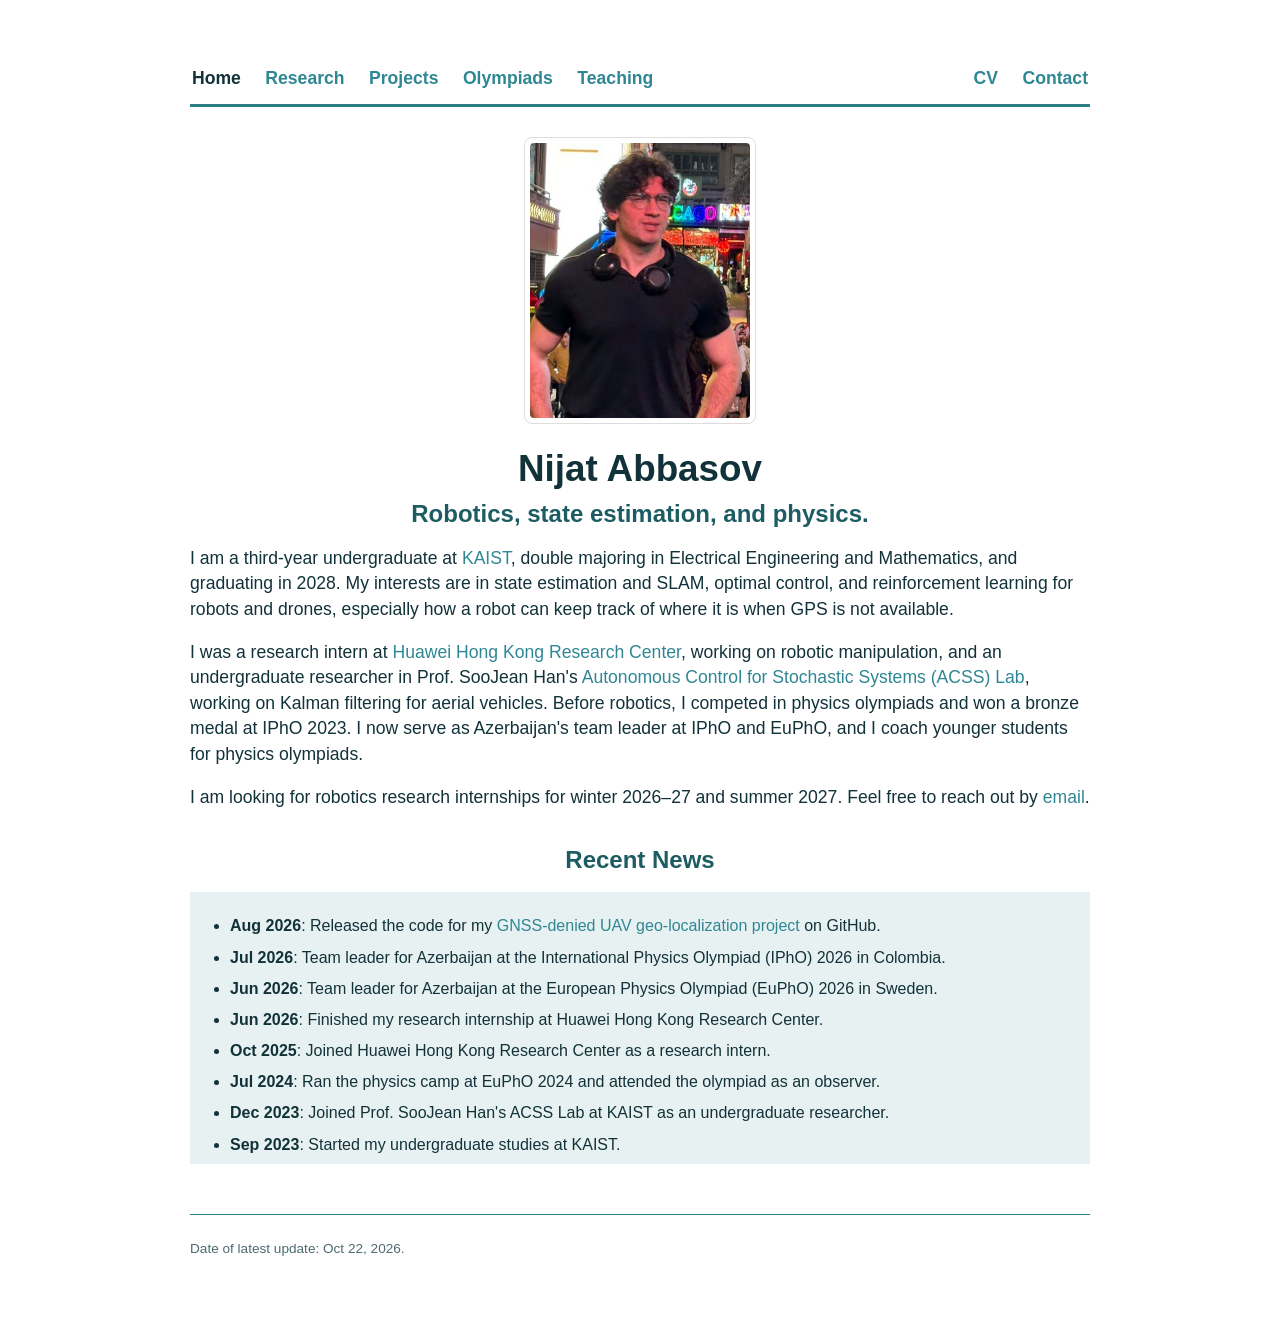
<file: index.html>
<!DOCTYPE html>
<html lang="en">
<head>
  <meta charset="utf-8">
  <meta name="viewport" content="width=device-width, initial-scale=1">
  <title>Nijat Abbasov</title>
  <meta name="description" content="Nijat Abbasov, KAIST undergraduate in Electrical Engineering and Mathematics, working on state estimation for robots and drones.">
  <meta property="og:title" content="Nijat Abbasov">
  <meta property="og:description" content="Nijat Abbasov, KAIST undergraduate in Electrical Engineering and Mathematics, working on state estimation for robots and drones.">
  <link rel="stylesheet" href="style.css">
</head>
<body>
  <nav>
    <ul>
        <li><a href="index.html" class="active" aria-current="page">Home</a></li>
        <li><a href="research.html">Research</a></li>
        <li><a href="projects.html">Projects</a></li>
        <li><a href="olympiads.html">Olympiads</a></li>
        <li><a href="teaching.html">Teaching</a></li>
    </ul>
    <ul>
        <li><a href="cv.html">CV</a></li>
        <li><a href="contact.html">Contact</a></li>
    </ul>
  </nav>

  <div class="photo">
    <img src="photo.jpg" alt="Nijat Abbasov" onerror="this.parentNode.classList.add('empty'); this.remove();">
    <div class="placeholder">NA</div>
  </div>

  <h1>Nijat Abbasov</h1>
  <h2>Robotics, state estimation, and physics.</h2>

  <p>I am a third-year undergraduate at <a href="https://www.kaist.ac.kr/en/">KAIST</a>, double majoring in Electrical Engineering and Mathematics, and graduating in 2028.
  My interests are in state estimation and SLAM, optimal control, and reinforcement learning for robots and drones, especially how a robot can keep track of where it is when GPS is not available.</p>

  <p>I was a research intern at <a href="https://www.huawei.com/en/corporate-information/research-development">Huawei Hong Kong Research Center</a>, working on robotic manipulation, and an undergraduate researcher in Prof. SooJean Han's <a href="http://acss.kaist.ac.kr/">Autonomous Control for Stochastic Systems (ACSS) Lab</a>, working on Kalman filtering for aerial vehicles.
  Before robotics, I competed in physics olympiads and won a bronze medal at IPhO 2023. I now serve as Azerbaijan's team leader at IPhO and EuPhO, and I coach younger students for physics olympiads.</p>

  <p>I am looking for robotics research internships for winter 2026&ndash;27 and summer 2027. Feel free to reach out by <a href="mailto:na.abbasov06@gmail.com">email</a>.</p>

  <h2>Recent News</h2>
  <div class="news">
    <ul>
      <li><b>Aug 2026</b>: Released the code for my <a href="https://github.com/NijatAbbasov06/uav-geolocalization">GNSS-denied UAV geo-localization project</a> on GitHub.</li>
      <li><b>Jul 2026</b>: Team leader for Azerbaijan at the International Physics Olympiad (IPhO) 2026 in Colombia.</li>
      <li><b>Jun 2026</b>: Team leader for Azerbaijan at the European Physics Olympiad (EuPhO) 2026 in Sweden.</li>
      <li><b>Jun 2026</b>: Finished my research internship at Huawei Hong Kong Research Center.</li>
      <li><b>Oct 2025</b>: Joined Huawei Hong Kong Research Center as a research intern.</li>
      <li><b>Jul 2024</b>: Ran the physics camp at EuPhO 2024 and attended the olympiad as an observer.</li>
      <li><b>Dec 2023</b>: Joined Prof. SooJean Han's ACSS Lab at KAIST as an undergraduate researcher.</li>
      <li><b>Sep 2023</b>: Started my undergraduate studies at KAIST.</li>
      <li><b>Jul 2023</b>: Won a bronze medal at the International Physics Olympiad (IPhO) 2023 in Tokyo.</li>
    </ul>
  </div>

  <footer>
    <p>Date of latest update: Oct 22, 2026.</p>
  </footer>
</body>
</html>
</file>
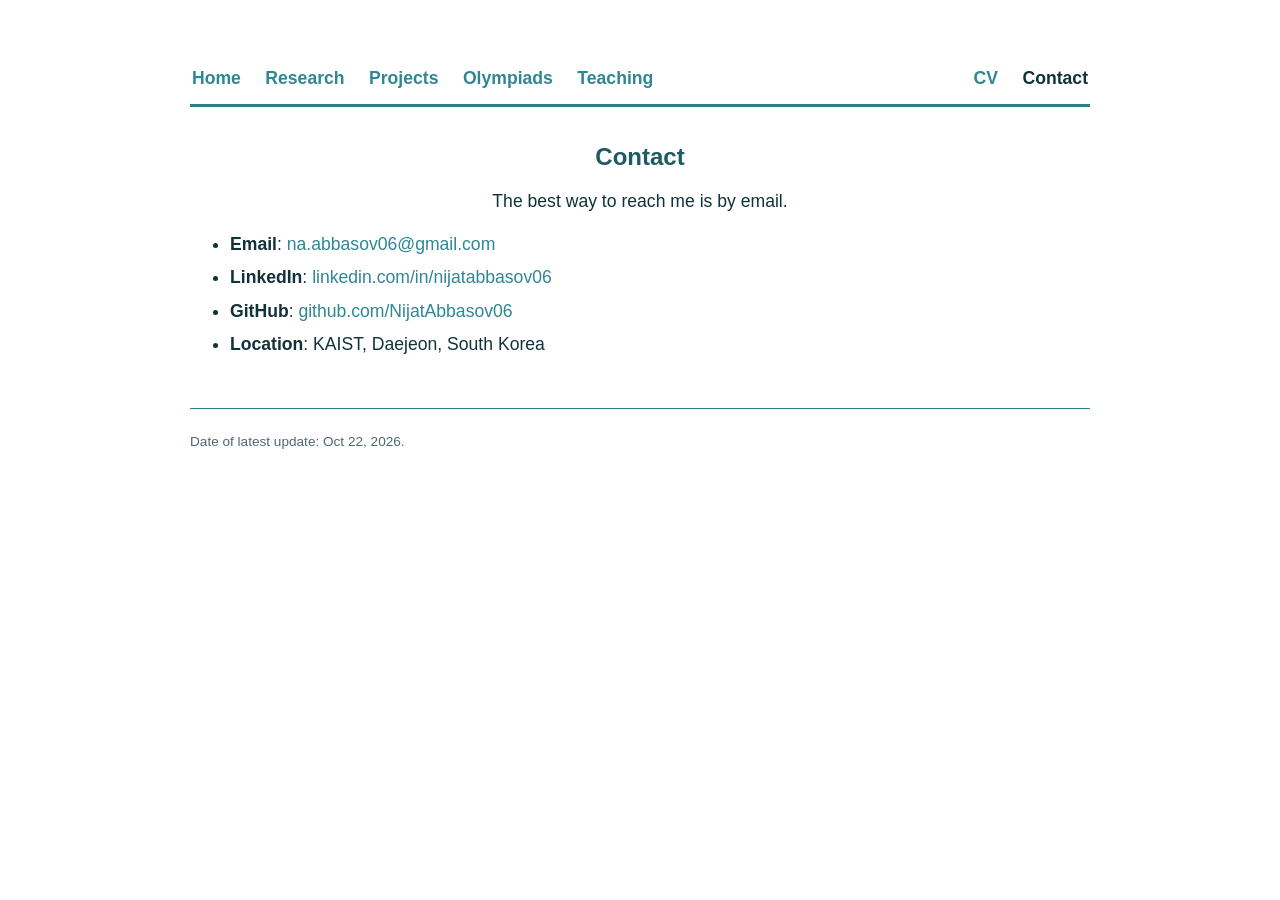
<file: contact.html>
<!DOCTYPE html>
<html lang="en">
<head>
  <meta charset="utf-8">
  <meta name="viewport" content="width=device-width, initial-scale=1">
  <title>Contact | Nijat Abbasov</title>
  <meta name="description" content="Nijat Abbasov, KAIST undergraduate in Electrical Engineering and Mathematics, working on state estimation for robots and drones.">
  <meta property="og:title" content="Contact | Nijat Abbasov">
  <meta property="og:description" content="Nijat Abbasov, KAIST undergraduate in Electrical Engineering and Mathematics, working on state estimation for robots and drones.">
  <link rel="stylesheet" href="style.css">
</head>
<body>
  <nav>
    <ul>
        <li><a href="index.html">Home</a></li>
        <li><a href="research.html">Research</a></li>
        <li><a href="projects.html">Projects</a></li>
        <li><a href="olympiads.html">Olympiads</a></li>
        <li><a href="teaching.html">Teaching</a></li>
    </ul>
    <ul>
        <li><a href="cv.html">CV</a></li>
        <li><a href="contact.html" class="active" aria-current="page">Contact</a></li>
    </ul>
  </nav>

  <h2>Contact</h2>
  <p class="center">The best way to reach me is by email.</p>
  <ul>
    <li><b>Email</b>: <a href="mailto:na.abbasov06@gmail.com">na.abbasov06@gmail.com</a></li>
    <li><b>LinkedIn</b>: <a href="https://www.linkedin.com/in/nijatabbasov06/">linkedin.com/in/nijatabbasov06</a></li>
    <li><b>GitHub</b>: <a href="https://github.com/NijatAbbasov06">github.com/NijatAbbasov06</a></li>
    <li><b>Location</b>: KAIST, Daejeon, South Korea</li>
  </ul>

  <footer>
    <p>Date of latest update: Oct 22, 2026.</p>
  </footer>
</body>
</html>
</file>
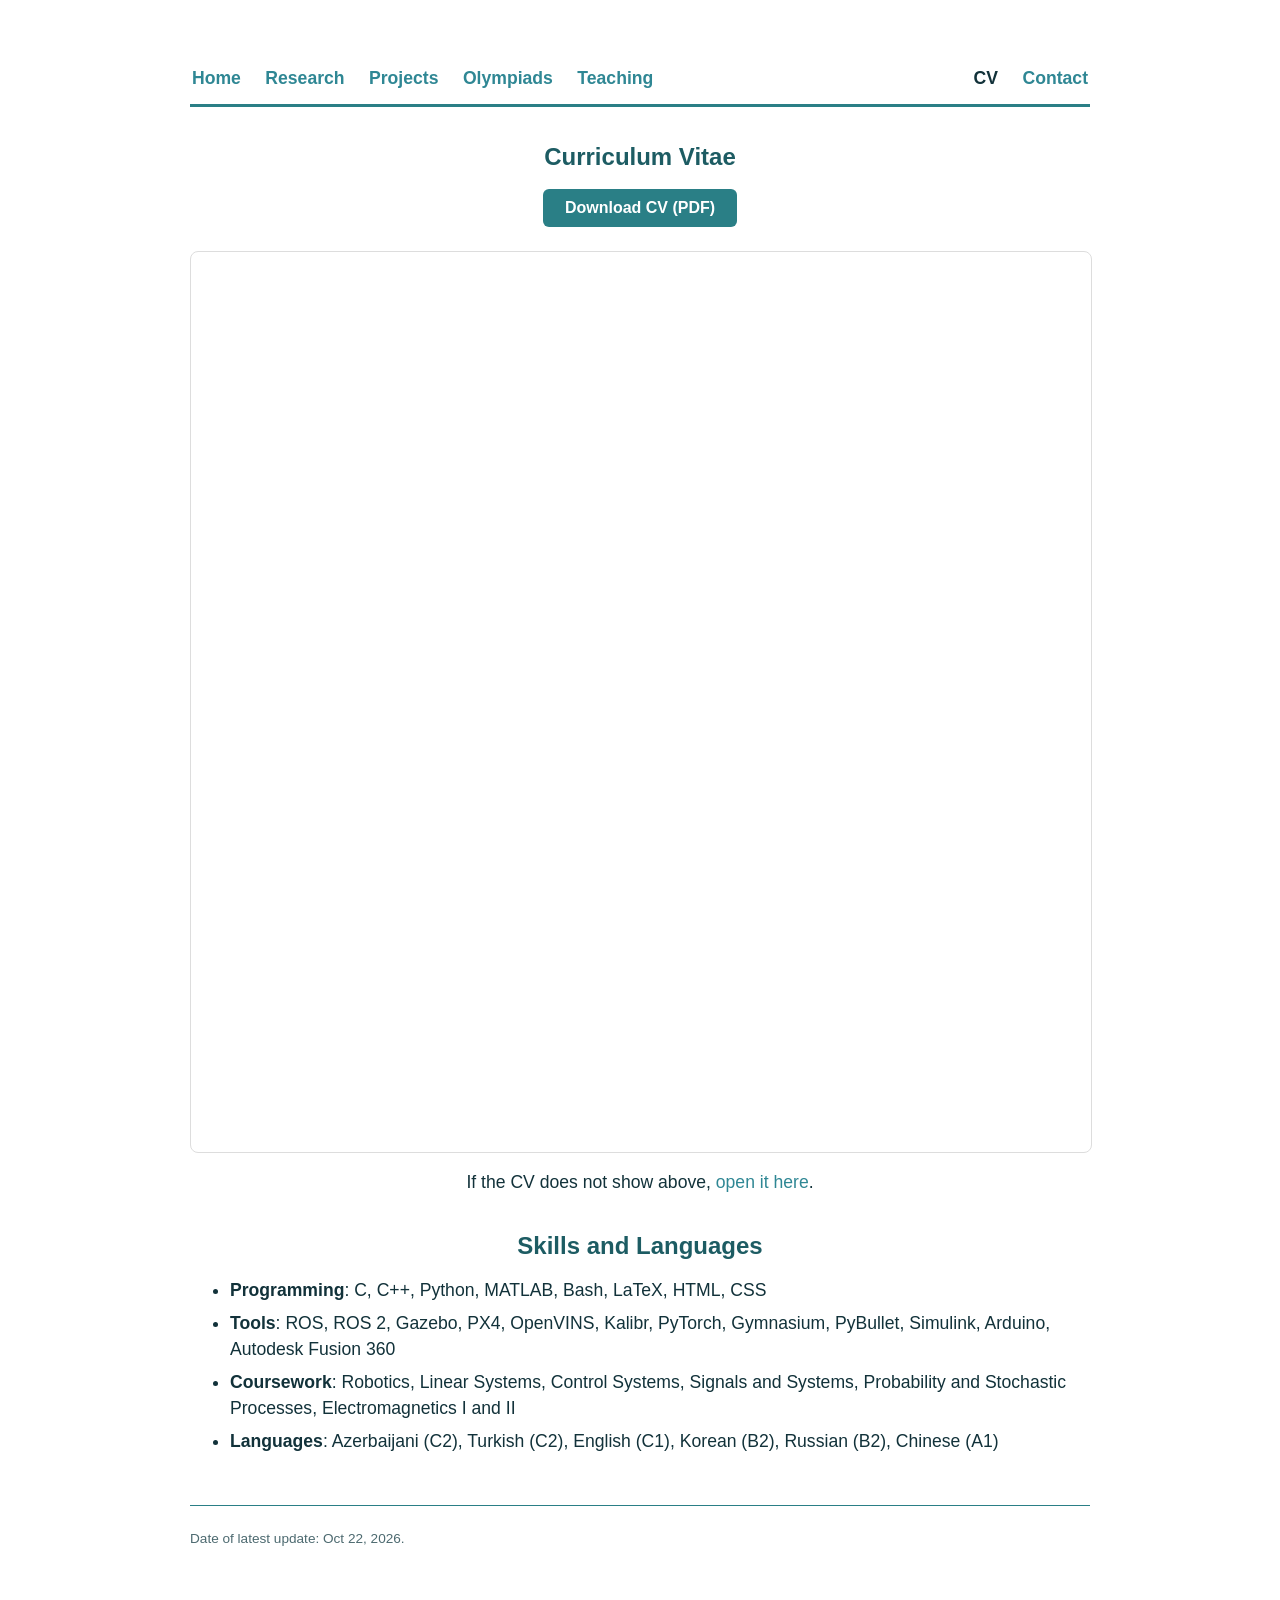
<file: cv.html>
<!DOCTYPE html>
<html lang="en">
<head>
  <meta charset="utf-8">
  <meta name="viewport" content="width=device-width, initial-scale=1">
  <title>CV | Nijat Abbasov</title>
  <meta name="description" content="Nijat Abbasov, KAIST undergraduate in Electrical Engineering and Mathematics, working on state estimation for robots and drones.">
  <meta property="og:title" content="CV | Nijat Abbasov">
  <meta property="og:description" content="Nijat Abbasov, KAIST undergraduate in Electrical Engineering and Mathematics, working on state estimation for robots and drones.">
  <link rel="stylesheet" href="style.css">
</head>
<body>
  <nav>
    <ul>
        <li><a href="index.html">Home</a></li>
        <li><a href="research.html">Research</a></li>
        <li><a href="projects.html">Projects</a></li>
        <li><a href="olympiads.html">Olympiads</a></li>
        <li><a href="teaching.html">Teaching</a></li>
    </ul>
    <ul>
        <li><a href="cv.html" class="active" aria-current="page">CV</a></li>
        <li><a href="contact.html">Contact</a></li>
    </ul>
  </nav>

  <h2>Curriculum Vitae</h2>
  <div class="cv-box">
    <a class="button" href="Nijat_Abbasov_CV.pdf" download>Download CV (PDF)</a>
  </div>
  <iframe src="Nijat_Abbasov_CV.pdf" title="Nijat Abbasov CV"></iframe>
  <p class="center">If the CV does not show above, <a href="Nijat_Abbasov_CV.pdf">open it here</a>.</p>

  <h2>Skills and Languages</h2>
  <ul>
    <li><b>Programming</b>: C, C++, Python, MATLAB, Bash, LaTeX, HTML, CSS</li>
    <li><b>Tools</b>: ROS, ROS 2, Gazebo, PX4, OpenVINS, Kalibr, PyTorch, Gymnasium, PyBullet, Simulink, Arduino, Autodesk Fusion 360</li>
    <li><b>Coursework</b>: Robotics, Linear Systems, Control Systems, Signals and Systems, Probability and Stochastic Processes, Electromagnetics I and II</li>
    <li><b>Languages</b>: Azerbaijani (C2), Turkish (C2), English (C1), Korean (B2), Russian (B2), Chinese (A1)</li>
  </ul>

  <footer>
    <p>Date of latest update: Oct 22, 2026.</p>
  </footer>
</body>
</html>
</file>
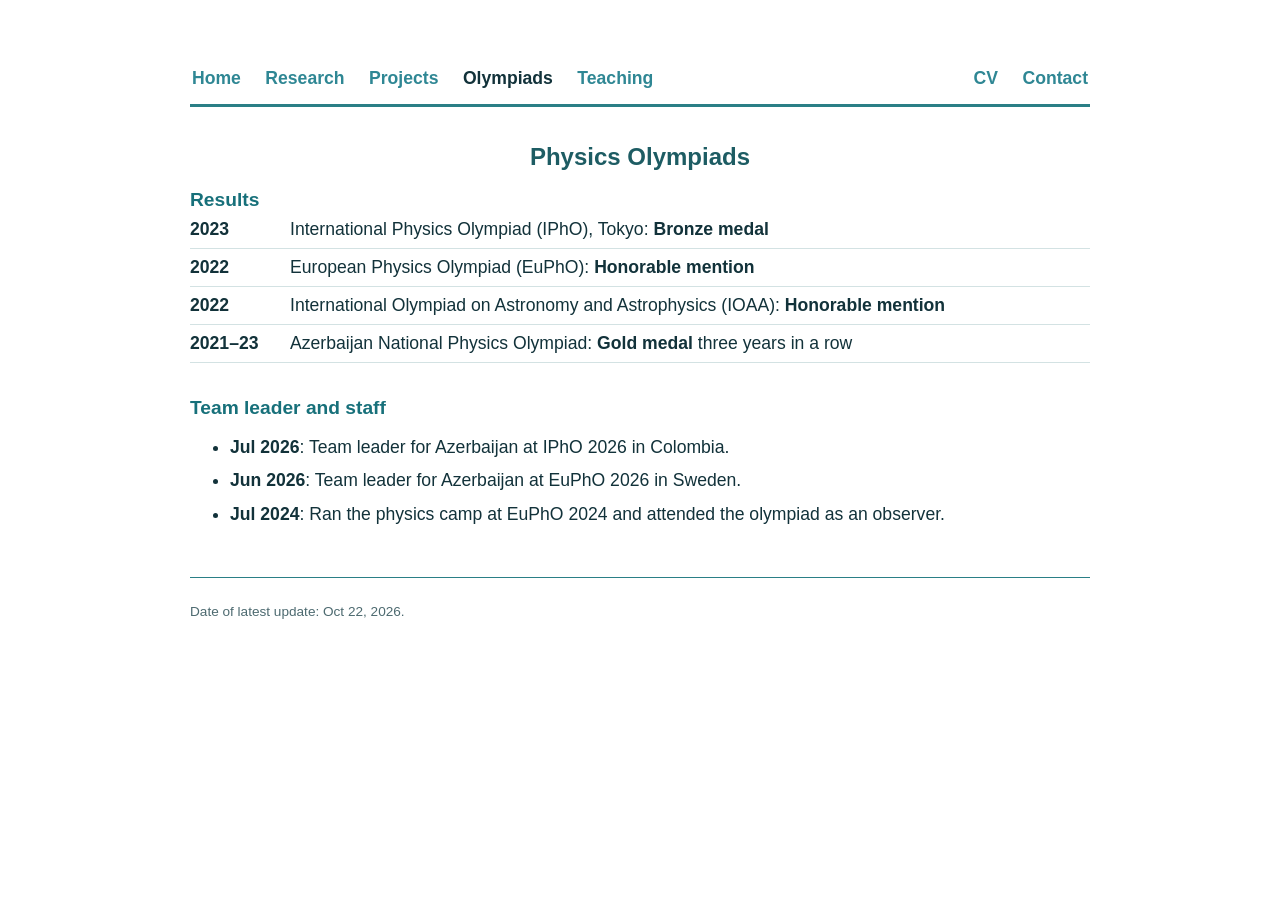
<file: olympiads.html>
<!DOCTYPE html>
<html lang="en">
<head>
  <meta charset="utf-8">
  <meta name="viewport" content="width=device-width, initial-scale=1">
  <title>Olympiads | Nijat Abbasov</title>
  <meta name="description" content="Nijat Abbasov, KAIST undergraduate in Electrical Engineering and Mathematics, working on state estimation for robots and drones.">
  <meta property="og:title" content="Olympiads | Nijat Abbasov">
  <meta property="og:description" content="Nijat Abbasov, KAIST undergraduate in Electrical Engineering and Mathematics, working on state estimation for robots and drones.">
  <link rel="stylesheet" href="style.css">
</head>
<body>
  <nav>
    <ul>
        <li><a href="index.html">Home</a></li>
        <li><a href="research.html">Research</a></li>
        <li><a href="projects.html">Projects</a></li>
        <li><a href="olympiads.html" class="active" aria-current="page">Olympiads</a></li>
        <li><a href="teaching.html">Teaching</a></li>
    </ul>
    <ul>
        <li><a href="cv.html">CV</a></li>
        <li><a href="contact.html">Contact</a></li>
    </ul>
  </nav>

  <h2>Physics Olympiads</h2>

  <h3>Results</h3>
  <table class="results">
    <tr><td>2023</td><td>International Physics Olympiad (IPhO), Tokyo: <b>Bronze medal</b></td></tr>
    <tr><td>2022</td><td>European Physics Olympiad (EuPhO): <b>Honorable mention</b></td></tr>
    <tr><td>2022</td><td>International Olympiad on Astronomy and Astrophysics (IOAA): <b>Honorable mention</b></td></tr>
    <tr><td>2021&ndash;23</td><td>Azerbaijan National Physics Olympiad: <b>Gold medal</b> three years in a row</td></tr>
  </table>

  <h3 style="margin-top:34px">Team leader and staff</h3>
  <ul>
    <li><b>Jul 2026</b>: Team leader for Azerbaijan at IPhO 2026 in Colombia.</li>
    <li><b>Jun 2026</b>: Team leader for Azerbaijan at EuPhO 2026 in Sweden.</li>
    <li><b>Jul 2024</b>: Ran the physics camp at EuPhO 2024 and attended the olympiad as an observer.</li>
  </ul>

  <footer>
    <p>Date of latest update: Oct 22, 2026.</p>
  </footer>
</body>
</html>
</file>
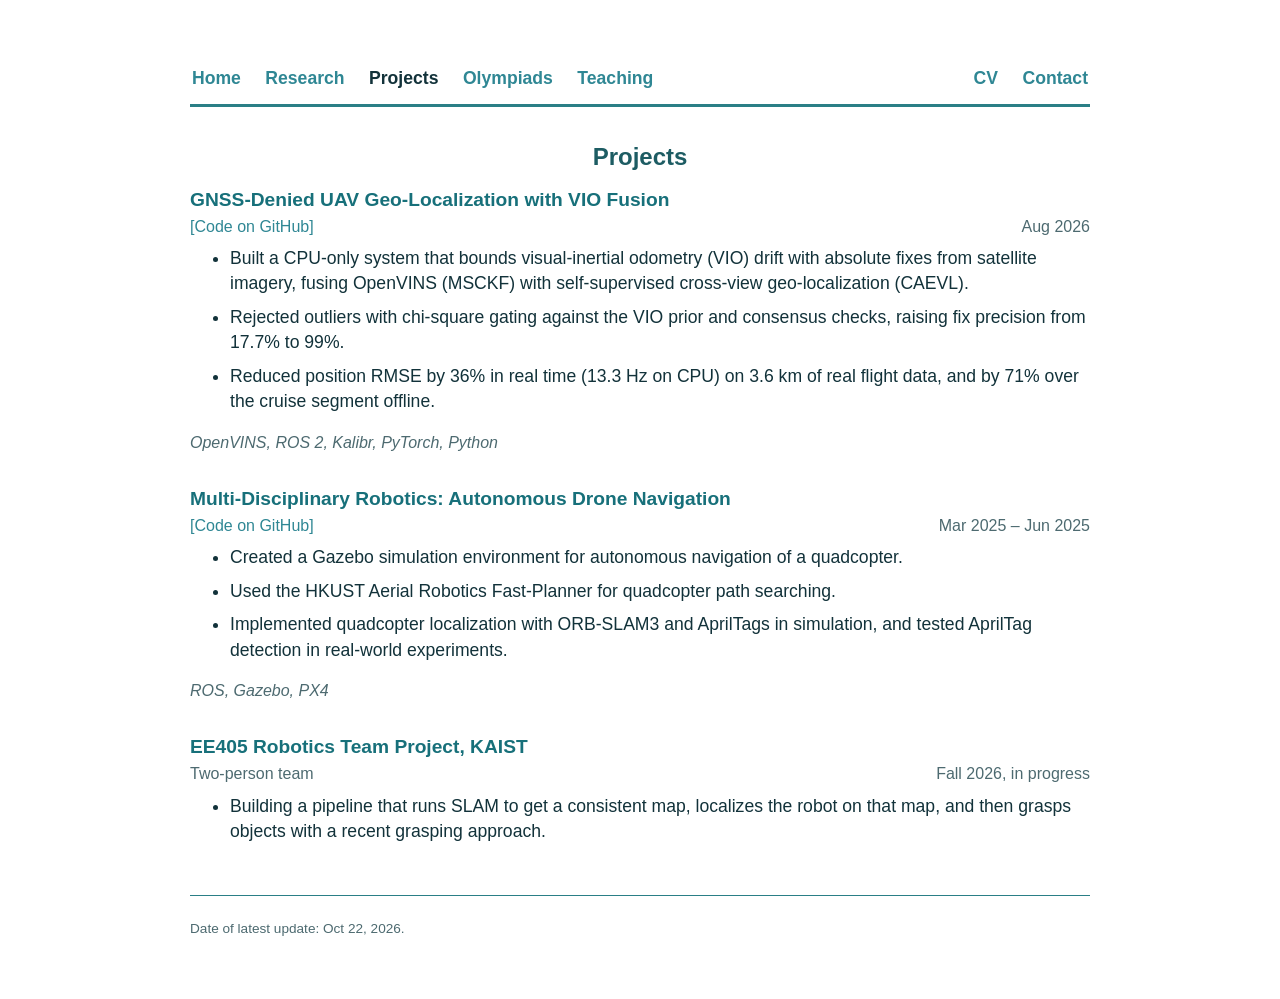
<file: projects.html>
<!DOCTYPE html>
<html lang="en">
<head>
  <meta charset="utf-8">
  <meta name="viewport" content="width=device-width, initial-scale=1">
  <title>Projects | Nijat Abbasov</title>
  <meta name="description" content="Nijat Abbasov, KAIST undergraduate in Electrical Engineering and Mathematics, working on state estimation for robots and drones.">
  <meta property="og:title" content="Projects | Nijat Abbasov">
  <meta property="og:description" content="Nijat Abbasov, KAIST undergraduate in Electrical Engineering and Mathematics, working on state estimation for robots and drones.">
  <link rel="stylesheet" href="style.css">
</head>
<body>
  <nav>
    <ul>
        <li><a href="index.html">Home</a></li>
        <li><a href="research.html">Research</a></li>
        <li><a href="projects.html" class="active" aria-current="page">Projects</a></li>
        <li><a href="olympiads.html">Olympiads</a></li>
        <li><a href="teaching.html">Teaching</a></li>
    </ul>
    <ul>
        <li><a href="cv.html">CV</a></li>
        <li><a href="contact.html">Contact</a></li>
    </ul>
  </nav>

  <h2>Projects</h2>

  <div class="entry">
    <h3>GNSS-Denied UAV Geo-Localization with VIO Fusion</h3>
    <p class="meta"><a href="https://github.com/NijatAbbasov06/uav-geolocalization">[Code on GitHub]</a> <span>Aug 2026</span></p>
    <ul>
      <li>Built a CPU-only system that bounds visual-inertial odometry (VIO) drift with absolute fixes from satellite imagery, fusing OpenVINS (MSCKF) with self-supervised cross-view geo-localization (CAEVL).</li>
      <li>Rejected outliers with chi-square gating against the VIO prior and consensus checks, raising fix precision from 17.7% to 99%.</li>
      <li>Reduced position RMSE by 36% in real time (13.3 Hz on CPU) on 3.6 km of real flight data, and by 71% over the cruise segment offline.</li>
    </ul>
    <p class="tools">OpenVINS, ROS 2, Kalibr, PyTorch, Python</p>
  </div>

  <div class="entry">
    <h3>Multi-Disciplinary Robotics: Autonomous Drone Navigation</h3>
    <p class="meta"><a href="https://github.com/NijatAbbasov06/EE478">[Code on GitHub]</a> <span>Mar 2025 &ndash; Jun 2025</span></p>
    <ul>
      <li>Created a Gazebo simulation environment for autonomous navigation of a quadcopter.</li>
      <li>Used the HKUST Aerial Robotics Fast-Planner for quadcopter path searching.</li>
      <li>Implemented quadcopter localization with ORB-SLAM3 and AprilTags in simulation, and tested AprilTag detection in real-world experiments.</li>
    </ul>
    <p class="tools">ROS, Gazebo, PX4</p>
  </div>

  <div class="entry">
    <h3>EE405 Robotics Team Project, KAIST</h3>
    <p class="meta">Two-person team <span>Fall 2026, in progress</span></p>
    <ul>
      <li>Building a pipeline that runs SLAM to get a consistent map, localizes the robot on that map, and then grasps objects with a recent grasping approach.</li>
    </ul>
  </div>

  <footer>
    <p>Date of latest update: Oct 22, 2026.</p>
  </footer>
</body>
</html>
</file>
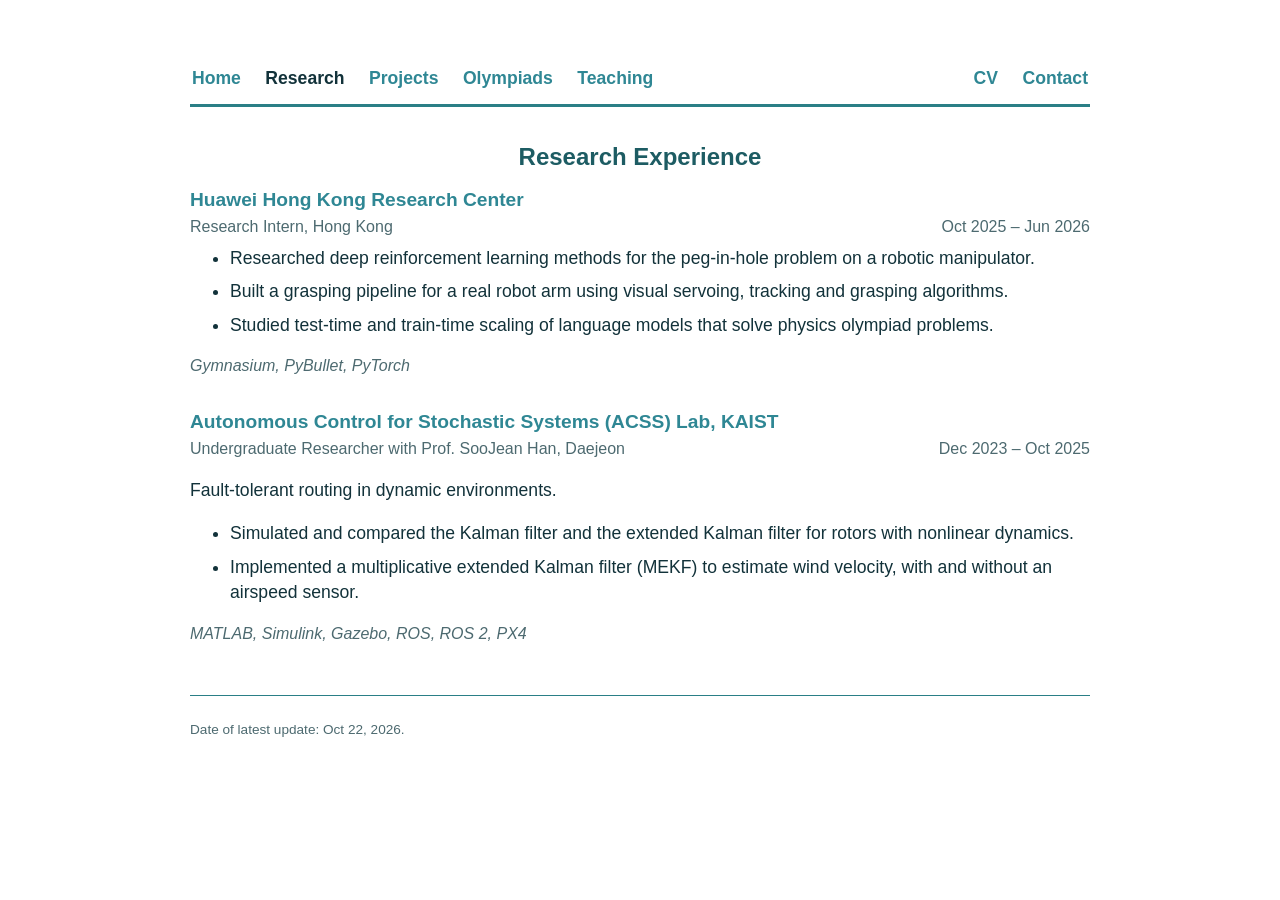
<file: research.html>
<!DOCTYPE html>
<html lang="en">
<head>
  <meta charset="utf-8">
  <meta name="viewport" content="width=device-width, initial-scale=1">
  <title>Research | Nijat Abbasov</title>
  <meta name="description" content="Nijat Abbasov, KAIST undergraduate in Electrical Engineering and Mathematics, working on state estimation for robots and drones.">
  <meta property="og:title" content="Research | Nijat Abbasov">
  <meta property="og:description" content="Nijat Abbasov, KAIST undergraduate in Electrical Engineering and Mathematics, working on state estimation for robots and drones.">
  <link rel="stylesheet" href="style.css">
</head>
<body>
  <nav>
    <ul>
        <li><a href="index.html">Home</a></li>
        <li><a href="research.html" class="active" aria-current="page">Research</a></li>
        <li><a href="projects.html">Projects</a></li>
        <li><a href="olympiads.html">Olympiads</a></li>
        <li><a href="teaching.html">Teaching</a></li>
    </ul>
    <ul>
        <li><a href="cv.html">CV</a></li>
        <li><a href="contact.html">Contact</a></li>
    </ul>
  </nav>

  <h2>Research Experience</h2>

  <div class="entry">
    <h3><a href="https://www.huawei.com/en/corporate-information/research-development">Huawei Hong Kong Research Center</a></h3>
    <p class="meta">Research Intern, Hong Kong <span>Oct 2025 &ndash; Jun 2026</span></p>
    <ul>
      <li>Researched deep reinforcement learning methods for the peg-in-hole problem on a robotic manipulator.</li>
      <li>Built a grasping pipeline for a real robot arm using visual servoing, tracking and grasping algorithms.</li>
      <li>Studied test-time and train-time scaling of language models that solve physics olympiad problems.</li>
    </ul>
    <p class="tools">Gymnasium, PyBullet, PyTorch</p>
  </div>

  <div class="entry">
    <h3><a href="http://acss.kaist.ac.kr/">Autonomous Control for Stochastic Systems (ACSS) Lab, KAIST</a></h3>
    <p class="meta">Undergraduate Researcher with Prof. SooJean Han, Daejeon <span>Dec 2023 &ndash; Oct 2025</span></p>
    <p>Fault-tolerant routing in dynamic environments.</p>
    <ul>
      <li>Simulated and compared the Kalman filter and the extended Kalman filter for rotors with nonlinear dynamics.</li>
      <li>Implemented a multiplicative extended Kalman filter (MEKF) to estimate wind velocity, with and without an airspeed sensor.</li>
    </ul>
    <p class="tools">MATLAB, Simulink, Gazebo, ROS, ROS 2, PX4</p>
  </div>

  <footer>
    <p>Date of latest update: Oct 22, 2026.</p>
  </footer>
</body>
</html>
</file>
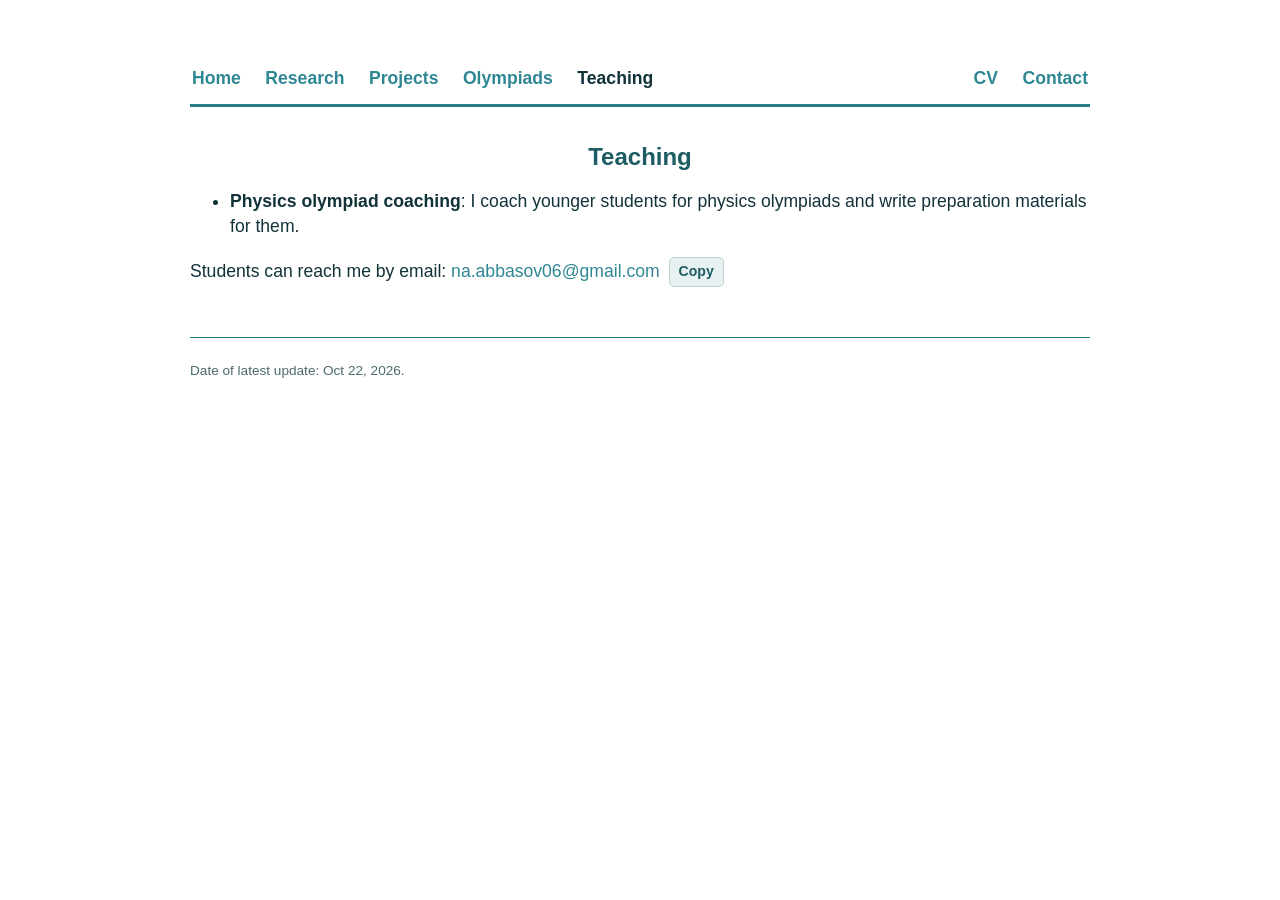
<file: teaching.html>
<!DOCTYPE html>
<html lang="en">
<head>
  <meta charset="utf-8">
  <meta name="viewport" content="width=device-width, initial-scale=1">
  <title>Teaching | Nijat Abbasov</title>
  <meta name="description" content="Nijat Abbasov, KAIST undergraduate in Electrical Engineering and Mathematics, working on state estimation for robots and drones.">
  <meta property="og:title" content="Teaching | Nijat Abbasov">
  <meta property="og:description" content="Nijat Abbasov, KAIST undergraduate in Electrical Engineering and Mathematics, working on state estimation for robots and drones.">
  <link rel="stylesheet" href="style.css">
  <style>
button.copy {
  font: inherit;
  font-size: .8em;
  font-weight: bold;
  color: #1d5c63;
  background: #e8f1f1;
  border: 1px solid #b9d3d5;
  border-radius: 5px;
  padding: 1px 9px;
  margin-left: 4px;
  cursor: pointer;
  vertical-align: 1px;
}
button.copy:hover { background: #d6e8e9; }
button.copy:focus-visible { outline: 2px solid #2a7f86; outline-offset: 2px; }
  </style>
</head>
<body>
  <nav>
    <ul>
        <li><a href="index.html">Home</a></li>
        <li><a href="research.html">Research</a></li>
        <li><a href="projects.html">Projects</a></li>
        <li><a href="olympiads.html">Olympiads</a></li>
        <li><a href="teaching.html" class="active" aria-current="page">Teaching</a></li>
    </ul>
    <ul>
        <li><a href="cv.html">CV</a></li>
        <li><a href="contact.html">Contact</a></li>
    </ul>
  </nav>

  <h2>Teaching</h2>
  <ul>
    <li><b>Physics olympiad coaching</b>: I coach younger students for physics olympiads and write preparation materials for them.</li>
  </ul>
  <p>Students can reach me by email: <a href="mailto:na.abbasov06@gmail.com">na.abbasov06@gmail.com</a> <button class="copy" type="button" data-email="na.abbasov06@gmail.com">Copy</button></p>

  <footer>
    <p>Date of latest update: Oct 22, 2026.</p>
  </footer>
  <script>
    document.querySelectorAll('button.copy').forEach(function (btn) {
      btn.addEventListener('click', function () {
        var email = btn.getAttribute('data-email');
        function done() { btn.textContent = 'Copied'; setTimeout(function () { btn.textContent = 'Copy'; }, 1500); }
        if (navigator.clipboard && window.isSecureContext) {
          navigator.clipboard.writeText(email).then(done, function () { fallback(); });
        } else { fallback(); }
        function fallback() {
          var t = document.createElement('textarea'); t.value = email; document.body.appendChild(t);
          t.select(); try { document.execCommand('copy'); done(); } catch (e) {} document.body.removeChild(t);
        }
      });
    });
  </script>
</body>
</html>
</file>
<file: style.css>
body {
  margin: 60px auto;
  width: min(900px, calc(100% - 32px));
  color: #12323a;
  font-family: 'Helvetica Neue', Helvetica, Arial, sans-serif;
}
nav {
  display: flex;
  justify-content: space-between;
  flex-wrap: wrap;
  gap: 0 20px;
  padding-bottom: 6px;
  border-bottom: 3px solid #2a7f86;
  margin-bottom: 30px;
}
nav ul {
  margin: 0;
  padding: 2px;
  list-style: none;
  font-weight: bold;
}
nav ul li {
  display: inline-block;
  margin: 4px 20px 4px 0;
}
nav ul li:last-child { margin-right: 0; }
nav a.active { color: #12323a; }
a {
  text-decoration: none;
  color: #2f8794;
}
a:hover { text-decoration: underline; }
a:focus-visible { outline: 2px solid #2a7f86; outline-offset: 2px; }
h1 {
  font-size: 2.3em;
  color: #12323a;
  text-align: center;
  margin: 24px 0 10px;
}
h2 {
  color: #1d5c63;
  text-align: center;
  margin: 36px 0 18px;
}
h1 + h2 { margin-top: 10px; }
h3 {
  font-size: 1.2em;
  color: #17707a;
  margin: 0;
  padding: 0;
}
p, li {
  font-family: Arial, Helvetica, sans-serif;
  font-size: 1.1em;
  line-height: 1.45em;
  color: #12323a;
}
ul li { margin: 8px 0; }
ul li ul li { font-size: 1em; }
.meta {
  margin: 4px 0 8px;
  font-size: 1em;
  color: #4d6a70;
}
.meta span { float: right; }
.entry { margin: 0 0 34px; }
.entry ul { margin-top: 6px; }
.tools { font-size: 1em; color: #4d6a70; font-style: italic; }

.photo {
  width: 220px;
  border: 1px solid #ddd;
  border-radius: 8px;
  padding: 5px;
  margin: 0 auto;
  background: #fff;
}
.photo img {
  display: block;
  width: 100%;
  border-radius: 4px;
}
.photo .placeholder {
  display: none;
  height: 270px;
  border-radius: 4px;
  background: #e8f1f1;
  color: #1d5c63;
  font-size: 3em;
  font-weight: bold;
  align-items: center;
  justify-content: center;
}
.photo.empty .placeholder { display: flex; }

.news {
  background-color: #e8f1f1;
  max-height: 260px;
  overflow-y: auto;
  padding: 6px 16px 6px 0;
}
.news li { font-size: 1em; }

table.results { border-collapse: collapse; width: 100%; }
table.results td {
  font-family: Arial, Helvetica, sans-serif;
  font-size: 1.1em;
  padding: 8px 10px 8px 0;
  border-bottom: 1px solid #d3e2e3;
  vertical-align: top;
}
table.results td:first-child { width: 90px; font-weight: bold; white-space: nowrap; }

.cv-box { text-align: center; margin: 10px 0 24px; }
.button {
  display: inline-block;
  background: #2a7f86;
  color: #fff;
  font-weight: bold;
  padding: 10px 22px;
  border-radius: 6px;
}
.button:hover { background: #1d5c63; text-decoration: none; }
iframe {
  display: block;
  width: 100%;
  height: 900px;
  border: 1px solid #ddd;
  border-radius: 8px;
  margin: auto;
}
.center { text-align: center; }

footer {
  margin-top: 50px;
  padding-top: 10px;
  border-top: 1px solid #2a7f86;
}
footer p { font-size: .85em; color: #4d6a70; }

@media (max-width: 600px) {
  body { margin-top: 24px; }
  nav ul li { margin-right: 14px; }
  .meta span { float: none; display: block; }
  table.results td:first-child { width: 70px; }
  iframe { height: 520px; }
}
</file>
